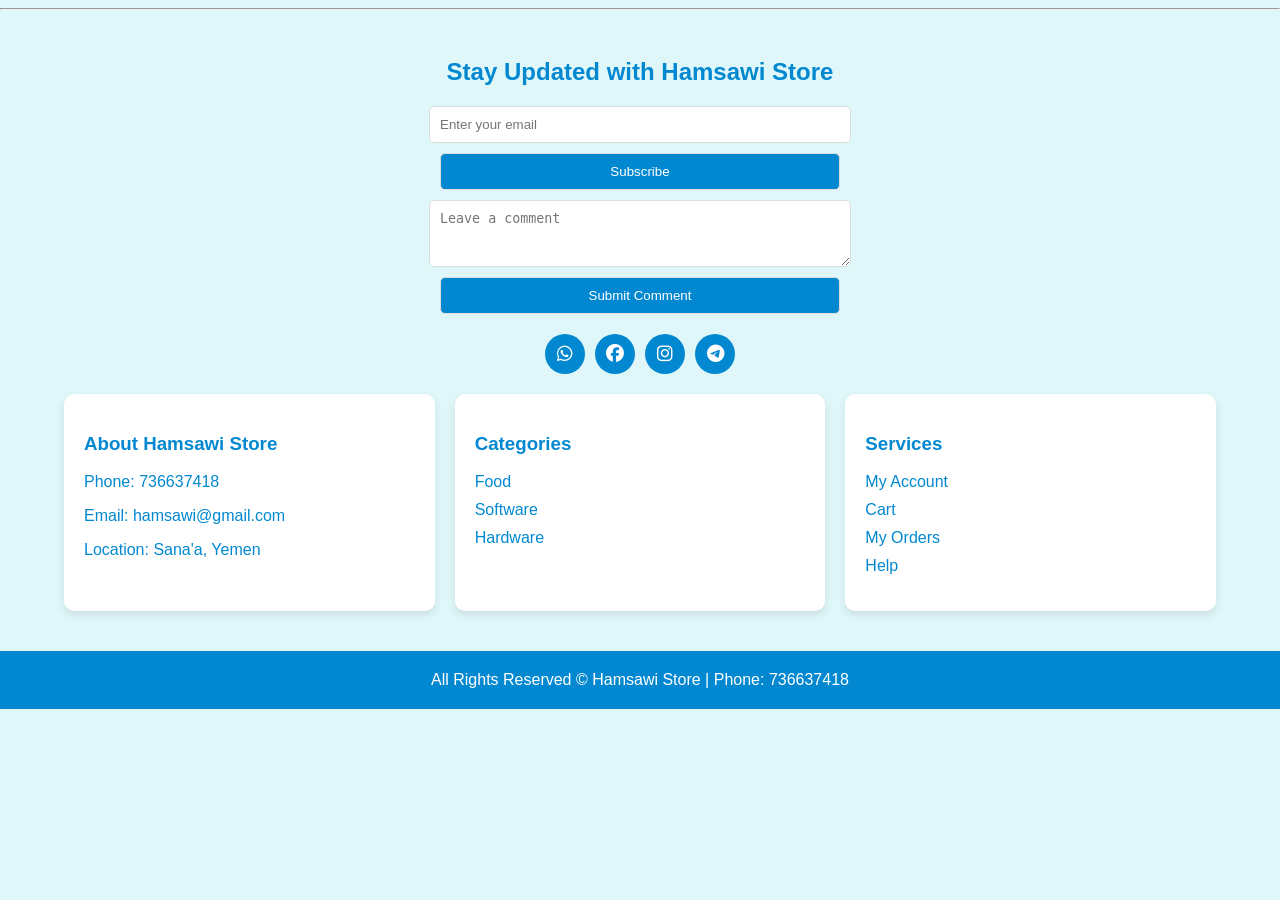
<file: about.html>
<!DOCTYPE html>
<html lang="en">
<head>
    <meta charset="UTF-8">
    <meta name="viewport" content="width=device-width, initial-scale=1.0">
    <link rel="stylesheet" href="https://cdnjs.cloudflare.com/ajax/libs/font-awesome/6.4.0/css/all.min.css">
    <title>About Hamsawi Store</title>
    <style>
        body {
            font-family: Arial, sans-serif;
            margin: 0;
            padding: 0;
            background-color: #e0f7fa;
           color:  #0288d1;
            /* color: #006064; */
        }
        .container {
            width: 90%;
            margin: 0 auto;
            padding: 20px;
        }
        header {
            text-align: center;
            margin-bottom: 20px;
        }
        header input, header button, header textarea {
            display: block;
            width: 100%;
            max-width: 400px;
            margin: 10px auto;
            padding: 10px;
            border: 1px solid #ddd;
            border-radius: 5px;
        }
        header button {
            background-color:  #0288d1;
            /* background-color: #00796b; */
            color: #fff;
            cursor: pointer;
        }
        header button:hover {
            background-color:  #2599d8;
            /* background-color: #004d40; */
        }
        .social-icons {
            display: flex;
            justify-content: center;
            gap: 10px;
            margin-top: 20px;
        }
        .social-icons a {
            width: 40px;
            height: 40px;
            display: flex;
            justify-content: center;
            align-items: center;
            background-color:  #0288d1;
            /* background-color: #00796b; */
            color: white;
            border-radius: 50%;
            text-decoration: none;
            font-size: 18px;
        }
        .social-icons a:hover {
            background-color:  #159be4;
            /* background-color: #004d40; */
        }
        .columns {
            display: flex;
            flex-wrap: wrap;
            gap: 20px;
            margin: 20px 0;
        }
        .column {
            flex: 1;
            min-width: 200px;
            background-color: #fff;
            padding: 20px;
            border-radius: 10px;
            box-shadow: 0 4px 8px rgba(0, 0, 0, 0.1);
        }
        .column ul {
            list-style: none;
            padding: 0;
        }
        .column ul li {
            margin: 10px 0;
        }
        .column ul li a {
            text-decoration: none;
            /* color: #006064; */
            color:  #0288d1;
        }
        .column ul li a:hover {
            color:  #1e9ce0;
            /* color: #004d40; */
        }
        footer {
            text-align: center;
            padding: 20px;
            background-color:  #0288d1;
            /* background-color: #004d40; */
            color: white;
        }
        /* Responsive Design */
        @media (max-width: 768px) {
            .columns {
                flex-direction: column;
                align-items: center;
            }
        }
    </style>
</head>
<body>
    <hr style="background-color:  #0288d1;">
    <div class="container">
        <!-- Header Section -->
        <header>
            
            <h2>Stay Updated with Hamsawi Store</h2>
            <input type="email" id="newsletterEmail" placeholder="Enter your email">
            <button onclick="subscribeNewsletter()">Subscribe</button>
            <textarea id="userComment" rows="3" placeholder="Leave a comment"></textarea>
            <button onclick="submitComment()">Submit Comment</button>
            <div class="social-icons">
                <a href="https://wa.me/736637418" target="_blank"><i class="fa-brands fa-whatsapp"></i></a>
                <a href="https://facebook.com" target="_blank"><i class="fa-brands fa-facebook"></i></a>
                <a href="https://instagram.com" target="_blank"><i class="fa-brands fa-instagram"></i></a>
                <a href="https://telegram.org" target="_blank"><i class="fa-brands fa-telegram"></i></a>
            </div>
        </header>

        <!-- Main Columns Section -->
        <div class="columns">
            <!-- Column 1 -->
            <div class="column">
                <h3>About Hamsawi Store</h3>
                <p>Phone: 736637418</p>
                <p>Email: hamsawi@gmail.com</p>
                <p>Location: Sana'a, Yemen</p>
            </div>
            <!-- Column 2 -->
            <div class="column">
                <h3>Categories</h3>
                <ul>
                    <li><a href="category-food.html">Food</a></li>
                    <li><a href="category-software.html">Software</a></li>
                    <li><a href="category-hardware.html">Hardware</a></li>
                </ul>
            </div>
            <!-- Column 3 -->
            <div class="column">
                <h3>Services</h3>
                <ul>
                    <li><a href="my-account.html">My Account</a></li>
                    <li><a href="cart.html">Cart</a></li>
                    <li><a href="orders.html">My Orders</a></li>
                    <li><a href="help.html">Help</a></li>
                </ul>
            </div>
        </div>
    </div>

    <!-- Footer -->
    <footer>
        All Rights Reserved © Hamsawi Store | Phone: 736637418
    </footer>

    <script>
        function subscribeNewsletter() {
            const email = document.getElementById('newsletterEmail').value;
            if (email === "") {
                alert("Please enter your email.");
                return;
            }
            alert(`Subscribed with email: ${email}`);
        }

        function submitComment() {
            const comment = document.getElementById('userComment').value;
            if (comment === "") {
                alert("Please enter a comment.");
                return;
            }
            alert(`Comment submitted: ${comment}`);
        }
    </script>
</body>
</html>
</file>
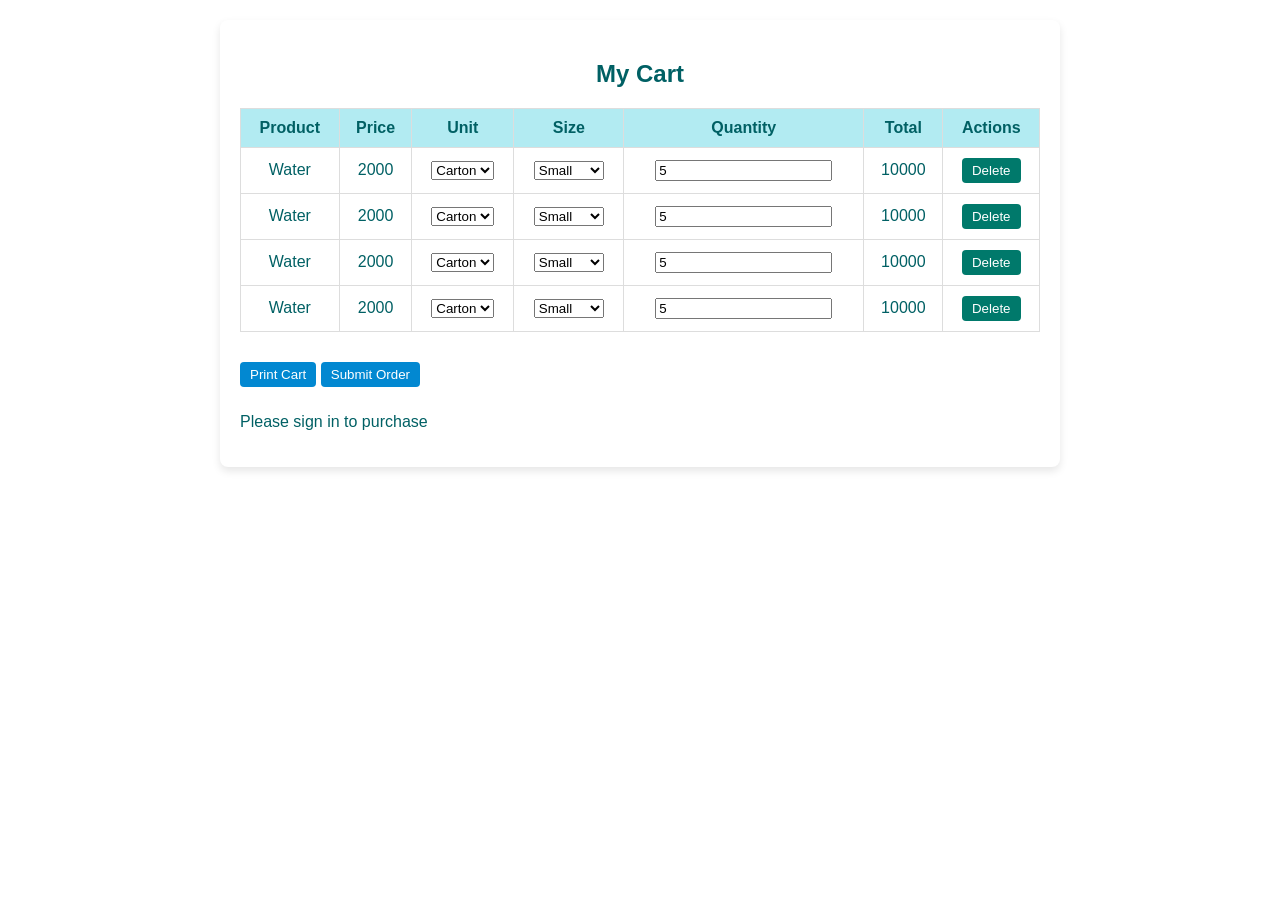
<file: cart.html>
<!DOCTYPE html>
<html lang="en">
<head>
    <meta charset="UTF-8">
    <meta name="viewport" content="width=device-width, initial-scale=1.0">
    <title>Shopping Cart</title>
    <style>
      .cart-section {
            font-family: Arial, sans-serif;
            background-color: #e0f7fa;
            color: #006064;
            margin: 0;
            padding: 0;
        }
        .cart-section {
            max-width: 800px;
            margin: 20px auto;
            padding: 20px;
            background-color: #ffffff;
            border-radius: 8px;
            box-shadow: 0 4px 8px rgba(0, 0, 0, 0.1);
        }
        h2 {
            text-align: center;
        }
        table {
            width: 100%;
            border-collapse: collapse;
            margin: 20px 0;
        }
        th, td {
            padding: 10px;
            text-align: center;
            border: 1px solid #ddd;
        }
        th {
            background-color: #b2ebf2;
        }
        button {
            padding: 5px 10px;
            background-color: #00796b;
            color: white;
            border: none;
            border-radius: 4px;
            cursor: pointer;
        }
        button:hover {
            background-color: #004d40;
        }
        .print-button, .submit-button {
            margin: 10px 0;
            display: inline-block;
            background-color: #0288d1;
        }
    </style>
</head>
<body>
    <section class="cart-section">
        <h2>My Cart</h2>
        <table id="cartTable">
            <thead>
                <tr>
                    <th>Product</th>
                    <th>Price</th>
                    <th>Unit</th>
                    <th>Size</th>
                    <th>Quantity</th>
                    <th>Total</th>
                    <th>Actions</th>
                </tr>
            </thead>
            <tbody>
                <tr>
                    <td contenteditable="true">Water</td>
                    <td class="price" data-unit="carton" data-size="small">2000</td>
                    <td>
                        <select class="unit-select">
                            <option value="carton">Carton</option>
                            <option value="bottle">Bottle</option>
                        </select>
                    </td>
                    <td>
                        <select class="size-select">
                            <option value="small">Small</option>
                            <option value="medium">Medium</option>
                            <option value="large">Large</option>
                        </select>
                    </td>
                    <td><input type="number" class="quantity" value="5" min="1"></td>
                    <td class="total">10000</td>
                    <td>
                        <button class="delete-button">Delete</button>
                    </td>
                </tr>
                <tr>
                    <td contenteditable="true">Water</td>
                    <td class="price" data-unit="carton" data-size="small">2000</td>
                    <td>
                        <select class="unit-select">
                            <option value="carton">Carton</option>
                            <option value="bottle">Bottle</option>
                        </select>
                    </td>
                    <td>
                        <select class="size-select">
                            <option value="small">Small</option>
                            <option value="medium">Medium</option>
                            <option value="large">Large</option>
                        </select>
                    </td>
                    <td><input type="number" class="quantity" value="5" min="1"></td>
                    <td class="total">10000</td>
                    <td>
                        <button class="delete-button">Delete</button>
                    </td>
                </tr>
                <tr>
                    <td contenteditable="true">Water</td>
                    <td class="price" data-unit="carton" data-size="small">2000</td>
                    <td>
                        <select class="unit-select">
                            <option value="carton">Carton</option>
                            <option value="bottle">Bottle</option>
                        </select>
                    </td>
                    <td>
                        <select class="size-select">
                            <option value="small">Small</option>
                            <option value="medium">Medium</option>
                            <option value="large">Large</option>
                        </select>
                    </td>
                    <td><input type="number" class="quantity" value="5" min="1"></td>
                    <td class="total">10000</td>
                    <td>
                        <button class="delete-button">Delete</button>
                    </td>
                </tr>
                <tr>
                    <td contenteditable="true">Water</td>
                    <td class="price" data-unit="carton" data-size="small">2000</td>
                    <td>
                        <select class="unit-select">
                            <option value="carton">Carton</option>
                            <option value="bottle">Bottle</option>
                        </select>
                    </td>
                    <td>
                        <select class="size-select">
                            <option value="small">Small</option>
                            <option value="medium">Medium</option>
                            <option value="large">Large</option>
                        </select>
                    </td>
                    <td><input type="number" class="quantity" value="5" min="1"></td>
                    <td class="total">10000</td>
                    <td>
                        <button class="delete-button">Delete</button>
                    </td>
                </tr>
            </tbody>
        </table>
        <button class="print-button" onclick="printCart()">Print Cart</button>
        <button class="submit-button" onclick="submitOrder()">Submit Order</button>
        <p>Please sign in to purchase</p>
    </section>

    <script>
        document.querySelectorAll('.quantity').forEach(input => {
            input.addEventListener('input', updateCart);
        });

        document.querySelectorAll('.unit-select').forEach(select => {
            select.addEventListener('change', updateUnit);
        });

        document.querySelectorAll('.size-select').forEach(select => {
            select.addEventListener('change', updateSize);
        });

        document.querySelectorAll('.delete-button').forEach(button => {
            button.addEventListener('click', confirmDelete);
        });

        function updateCart() {
            const row = this.closest('tr');
            const price = parseFloat(row.querySelector('.price').textContent);
            const quantity = parseInt(this.value);
            row.querySelector('.total').textContent = (price * quantity).toFixed(2);
        }

        function updateUnit() {
            const row = this.closest('tr');
            const priceCell = row.querySelector('.price');
            const unit = this.value;

            let newPrice = unit === 'carton' ? 2000 : 500;
            priceCell.textContent = newPrice;
            priceCell.setAttribute('data-unit', unit);

            const quantity = parseInt(row.querySelector('.quantity').value);
            row.querySelector('.total').textContent = (newPrice * quantity).toFixed(2);
        }

        function updateSize() {
            const row = this.closest('tr');
            const priceCell = row.querySelector('.price');
            const size = this.value;

            let sizeMultiplier = size === 'small' ? 1 : size === 'medium' ? 1.5 : 2;
            let basePrice = parseFloat(priceCell.getAttribute('data-unit') === 'carton' ? 2000 : 500);

            const newPrice = basePrice * sizeMultiplier;
            priceCell.textContent = newPrice;
            priceCell.setAttribute('data-size', size);

            const quantity = parseInt(row.querySelector('.quantity').value);
            row.querySelector('.total').textContent = (newPrice * quantity).toFixed(2);
        }

        function confirmDelete() {
            if (confirm('Are you sure you want to delete this item?')) {
                this.closest('tr').remove();
            }
        }

        function printCart() {
            const cartTable = document.getElementById('cartTable');
            const newWindow = window.open('', '_blank');
            newWindow.document.write('<html><head><title>Cart</title></head><body>');
            newWindow.document.write(cartTable.outerHTML);
            newWindow.document.write('</body></html>');
            newWindow.document.close();
            newWindow.print();
        }

        function submitOrder() {
            const rows = document.querySelectorAll('#cartTable tbody tr');
            const order = [];

            rows.forEach(row => {
                const product = row.querySelector('td[contenteditable="true"]').textContent;
                const price = row.querySelector('.price').textContent;
                const unit = row.querySelector('.unit-select').value;
                const size = row.querySelector('.size-select').value;
                const quantity = row.querySelector('.quantity').value;
                const total = row.querySelector('.total').textContent;

                order.push({ product, price, unit, size, quantity, total });
            });

            console.log('Order submitted:', order);
            alert('Your order has been submitted successfully!');
        }
    </script>
</body>
</html>
</file>
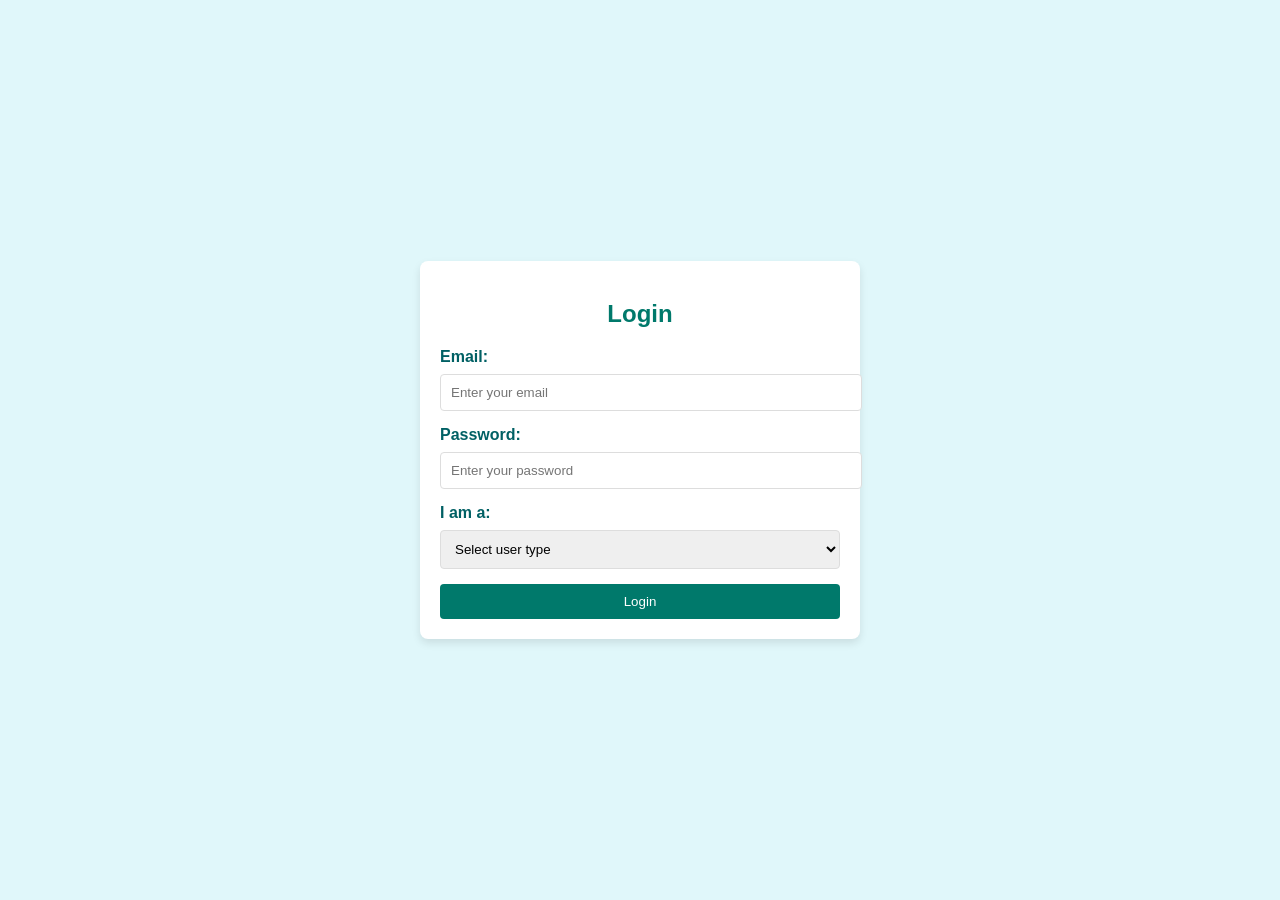
<file: login.html>
<!DOCTYPE html>
<html lang="en">
<head>
    <meta charset="UTF-8">
    <meta name="viewport" content="width=device-width, initial-scale=1.0">
    <title>Login Page</title>
    <style>
        body {
            font-family: Arial, sans-serif;
            background-color: #e0f7fa;
            color: #006064;
            margin: 0;
            padding: 0;
            display: flex;
            justify-content: center;
            align-items: center;
            height: 100vh;
        }

        .login-container {
            background-color: #fff;
            padding: 20px;
            border-radius: 8px;
            box-shadow: 0 4px 8px rgba(0, 0, 0, 0.1);
            width: 400px;
        }

        .login-container h2 {
            text-align: center;
            margin-bottom: 20px;
            color: #00796b;
        }

        .login-container label {
            display: block;
            margin-bottom: 8px;
            font-weight: bold;
        }

        .login-container input, .login-container select {
            width: 100%;
            padding: 10px;
            margin-bottom: 15px;
            border: 1px solid #ddd;
            border-radius: 4px;
        }

        .login-container button {
            width: 100%;
            padding: 10px;
            background-color: #00796b;
            color: white;
            border: none;
            border-radius: 4px;
            cursor: pointer;
        }

        .login-container button:hover {
            background-color: #004d40;
        }

        .error {
            color: red;
            font-size: 0.9em;
            margin-bottom: 10px;
            display: none;
        }

        .lockout {
            color: red;
            text-align: center;
        }
    </style>
</head>
<body>
    <div class="login-container">
        <h2>Login</h2>
        <form id="loginForm">
            <label for="email">Email:</label>
            <input type="email" id="email" placeholder="Enter your email" required>

            <label for="password">Password:</label>
            <input type="password" id="password" placeholder="Enter your password" required>

            <label for="userType">I am a:</label>
            <select id="userType" required>
                <option value="">Select user type</option>
                <option value="consumer">Consumer</option>
                <option value="seller">Seller</option>
                <option value="admin">Admin</option>
            </select>

            <p class="error" id="errorMessage">Invalid login. Please try again.</p>
            <p class="lockout" id="lockoutMessage" style="display: none;">Too many attempts. Please try again in 10 minutes.</p>

            <button type="submit">Login</button>
        </form>
    </div>

    <script>
        const form = document.getElementById('loginForm');
        const errorMessage = document.getElementById('errorMessage');
        const lockoutMessage = document.getElementById('lockoutMessage');

        let loginAttempts = 0;
        const maxAttempts = 3;
        let lockoutTimer;

        form.addEventListener('submit', function(event) {
            event.preventDefault();

            const email = document.getElementById('email').value.trim();
            const password = document.getElementById('password').value.trim();
            const userType = document.getElementById('userType').value;

            if (loginAttempts >= maxAttempts) {
                lockoutMessage.style.display = 'block';
                return;
            }

            if (validateInputs(email, password, userType)) {
                // Simulate successful login
                alert('Login successful!');
                loginAttempts = 0; // Reset attempts on success
            } else {
                loginAttempts++;
                errorMessage.style.display = 'block';
                if (loginAttempts >= maxAttempts) {
                    startLockout();
                }
            }
        });

        function validateInputs(email, password, userType) {
            const emailRegex = /^[^\s@]+@[^\s@]+\.[^\s@]+$/;
            const isEmailValid = emailRegex.test(email);
            const isPasswordValid = password.length >= 6; // Example condition
            const isUserTypeSelected = userType !== '';

            return isEmailValid && isPasswordValid && isUserTypeSelected;
        }

        function startLockout() {
            lockoutMessage.style.display = 'block';
            form.querySelector('button').disabled = true;

            lockoutTimer = setTimeout(() => {
                loginAttempts = 0;
                lockoutMessage.style.display = 'none';
                form.querySelector('button').disabled = false;
            }, 600000); // 10 minutes
        }
    </script>
</body>
</html>
</file>
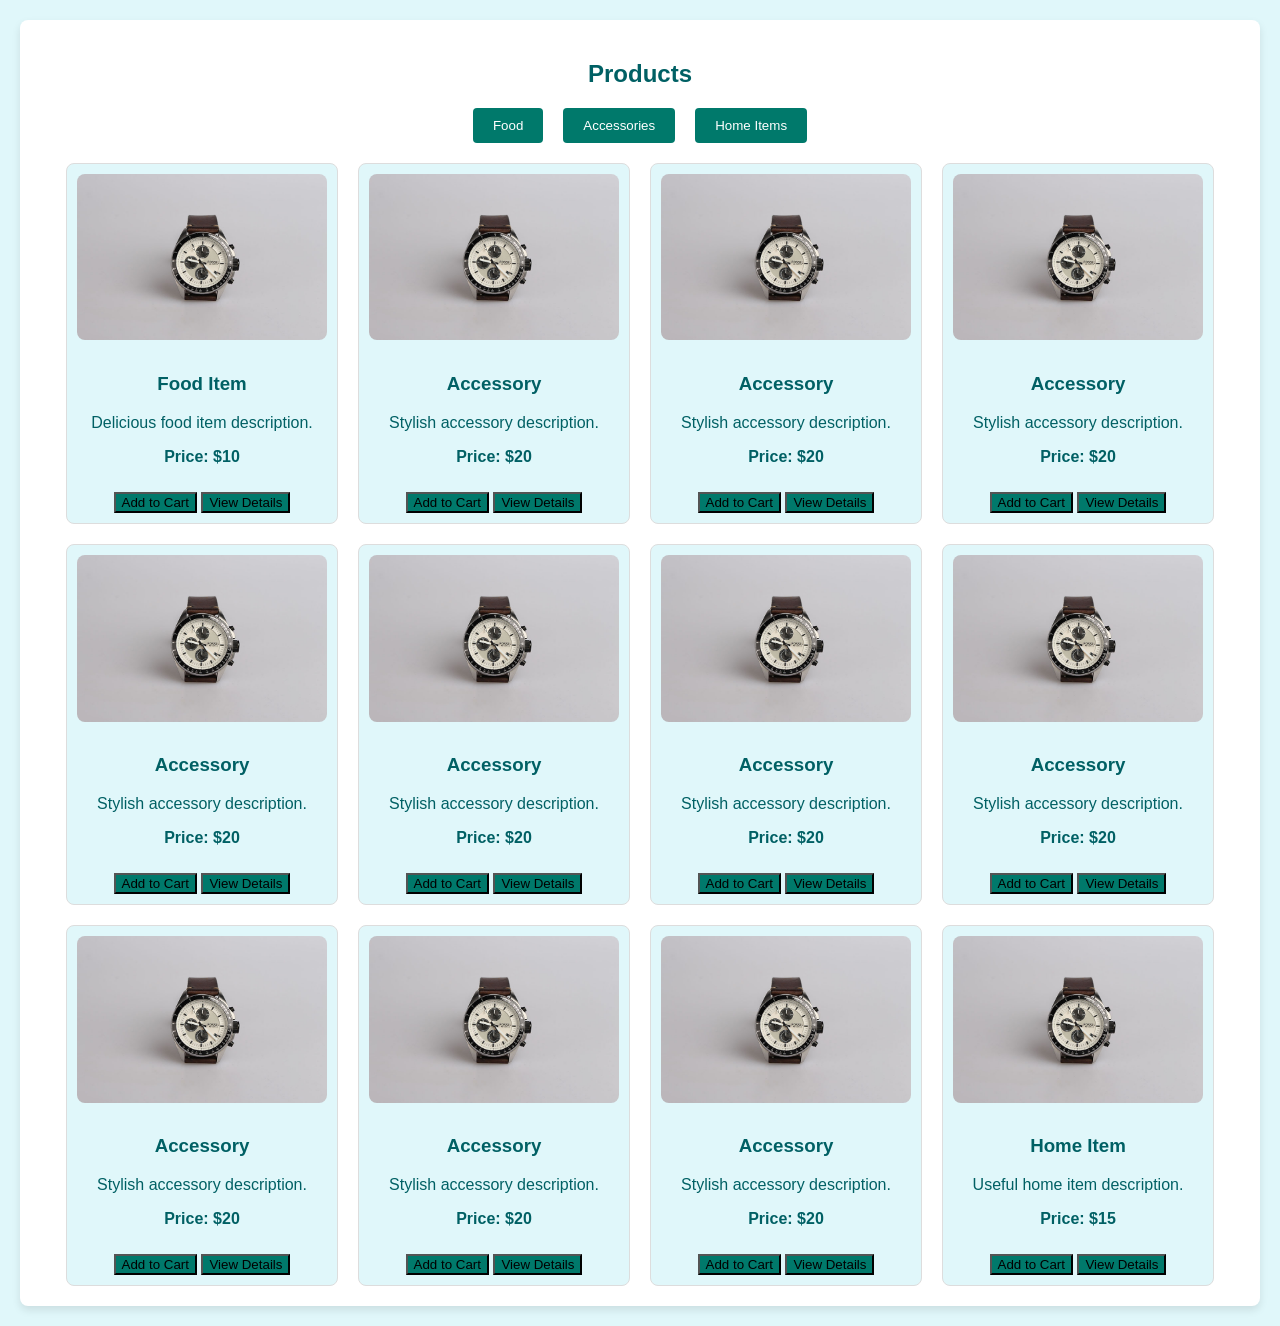
<file: product.html>
<!DOCTYPE html>
<html lang="en">
<head>
    <meta charset="UTF-8">
    <meta name="viewport" content="width=device-width, initial-scale=1.0">
    <title>Product Page</title>
    <style>
        body {
            font-family: Arial, sans-serif;
            background-color: #e0f7fa;
            color: #006064;
            margin: 0;
            padding: 0;
        }
        .product-section {
            max-width: 1200px;
            margin: 20px auto;
            padding: 20px;
            background-color: #ffffff;
            border-radius: 8px;
            box-shadow: 0 4px 8px rgba(0, 0, 0, 0.1);
        }
        h2 {
            text-align: center;
        }
        .categories {
            display: flex;
            justify-content: center;
            margin-bottom: 20px;
        }
        .categories button {
            margin: 0 10px;
            padding: 10px 20px;
            background-color: #00796b;
            color: white;
            border: none;
            border-radius: 4px;
            cursor: pointer;
        }
        .categories button:hover {
            background-color: #004d40;
        }
        .product-list {
            display: flex;
            flex-wrap: wrap;
            gap: 20px;
            justify-content: center;
        }
        .product {
            background-color: #e0f7fa;
            border: 1px solid #ddd;
            border-radius: 8px;
            padding: 10px;
            width: 250px;
            text-align: center;
        }
        .product img {
            width: 100%;
            border-radius: 8px;
            margin-bottom: 10px;
        }
        .product button {
            margin-top: 10px;
            background-color: #00796b;
        }
        .product-details {
            display: none;
            padding: 20px;
            background-color: #ffffff;
            border-radius: 8px;
            box-shadow: 0 4px 8px rgba(0, 0, 0, 0.1);
        }
        .product-details img {
            max-width: 100%;
        }
        .simple-list {
            margin: 20px 0;
        }
        .simple-list ul {
            list-style-type: none;
            padding: 0;
        }
        .simple-list li {
            padding: 10px;
            border: 1px solid #ddd;
            margin-bottom: 5px;
            background-color: #e0f7fa;
        }
    </style>
</head>
<body>
    <section class="product-section">
        <h2>Products</h2>
        <div class="categories">
            <button onclick="filterProducts('food')">Food</button>
            <button onclick="filterProducts('accessories')">Accessories</button>
            <button onclick="filterProducts('home')">Home Items</button>
        </div>
        <div class="product-list" id="productList">
            <div class="product" data-category="food">
                <img src="./new-product-3.jpg" alt="Food">
                <h3>Food Item</h3>
                <p>Delicious food item description.</p>
                <p><strong>Price: $10</strong></p>
                <button onclick="addToCart(this)">Add to Cart</button>
                <button onclick="viewDetails(this)">View Details</button>
            </div>
            <div class="product" data-category="accessories">
                <img src="./new-product-3.jpg" alt="Accessory">
                <h3>Accessory</h3>
                <p>Stylish accessory description.</p>
                <p><strong>Price: $20</strong></p>
                <button onclick="addToCart(this)">Add to Cart</button>
                <button onclick="viewDetails(this)">View Details</button>
            </div>
            <div class="product" data-category="accessories">
                <img src="./new-product-3.jpg" alt="Accessory">
                <h3>Accessory</h3>
                <p>Stylish accessory description.</p>
                <p><strong>Price: $20</strong></p>
                <button onclick="addToCart(this)">Add to Cart</button>
                <button onclick="viewDetails(this)">View Details</button>
            </div>
            <div class="product" data-category="accessories">
                <img src="./new-product-3.jpg" alt="Accessory">
                <h3>Accessory</h3>
                <p>Stylish accessory description.</p>
                <p><strong>Price: $20</strong></p>
                <button onclick="addToCart(this)">Add to Cart</button>
                <button onclick="viewDetails(this)">View Details</button>
            </div>
            <div class="product" data-category="accessories">
                <img src="./new-product-3.jpg" alt="Accessory">
                <h3>Accessory</h3>
                <p>Stylish accessory description.</p>
                <p><strong>Price: $20</strong></p>
                <button onclick="addToCart(this)">Add to Cart</button>
                <button onclick="viewDetails(this)">View Details</button>
            </div>
            <div class="product" data-category="accessories">
                <img src="./new-product-3.jpg" alt="Accessory">
                <h3>Accessory</h3>
                <p>Stylish accessory description.</p>
                <p><strong>Price: $20</strong></p>
                <button onclick="addToCart(this)">Add to Cart</button>
                <button onclick="viewDetails(this)">View Details</button>
            </div>
            <div class="product" data-category="accessories">
                <img src="./new-product-3.jpg" alt="Accessory">
                <h3>Accessory</h3>
                <p>Stylish accessory description.</p>
                <p><strong>Price: $20</strong></p>
                <button onclick="addToCart(this)">Add to Cart</button>
                <button onclick="viewDetails(this)">View Details</button>
            </div>
            <div class="product" data-category="accessories">
                <img src="./new-product-3.jpg" alt="Accessory">
                <h3>Accessory</h3>
                <p>Stylish accessory description.</p>
                <p><strong>Price: $20</strong></p>
                <button onclick="addToCart(this)">Add to Cart</button>
                <button onclick="viewDetails(this)">View Details</button>
            </div>
            <div class="product" data-category="accessories">
                <img src="./new-product-3.jpg" alt="Accessory">
                <h3>Accessory</h3>
                <p>Stylish accessory description.</p>
                <p><strong>Price: $20</strong></p>
                <button onclick="addToCart(this)">Add to Cart</button>
                <button onclick="viewDetails(this)">View Details</button>
            </div>
            <div class="product" data-category="accessories">
                <img src="./new-product-3.jpg" alt="Accessory">
                <h3>Accessory</h3>
                <p>Stylish accessory description.</p>
                <p><strong>Price: $20</strong></p>
                <button onclick="addToCart(this)">Add to Cart</button>
                <button onclick="viewDetails(this)">View Details</button>
            </div>
            <div class="product" data-category="accessories">
                <img src="./new-product-3.jpg" alt="Accessory">
                <h3>Accessory</h3>
                <p>Stylish accessory description.</p>
                <p><strong>Price: $20</strong></p>
                <button onclick="addToCart(this)">Add to Cart</button>
                <button onclick="viewDetails(this)">View Details</button>
            </div>
            <div class="product" data-category="home">
                <img src="./new-product-3.jpg" alt="Home Item">
                <h3>Home Item</h3>
                <p>Useful home item description.</p>
                <p><strong>Price: $15</strong></p>
                <button onclick="addToCart(this)">Add to Cart</button>
                <button onclick="viewDetails(this)">View Details</button>
            </div>
        </div>
        <div class="product-details" id="productDetails"></div>
        <div class="simple-list" id="simpleList" style="display:none;">
            <ul>
                <li>Product Name: Food Item, Price: $10</li>
                <li>Product Name: Accessory, Price: $20</li>
                <li>Product Name: Home Item, Price: $15</li>
            </ul>
        </div>
    </section>

    <script>
        function filterProducts(category) {
            const products = document.querySelectorAll('.product');
            products.forEach(product => {
                if (product.dataset.category === category || category === 'all') {
                    product.style.display = 'block';
                } else {
                    product.style.display = 'none';
                }
            });
        }

        function addToCart(button) {
            alert('Product added to cart!');
            // Here, code to update the cart dynamically would be added.
        }

        function viewDetails(button) {
            const product = button.closest('.product');
            const details = document.getElementById('productDetails');
            details.style.display = 'block';
            details.innerHTML = `
                <h2>${product.querySelector('h3').textContent}</h2>
                <img src="${product.querySelector('img').src}" alt="${product.querySelector('h3').textContent}">
                <p>${product.querySelector('p').textContent}</p>
                <button onclick="hideDetails()">Close</button>
            `;
        }

        function hideDetails() {
            const details = document.getElementById('productDetails');
            details.style.display = 'none';
        }
    </script>
</body>
</html>
</file>
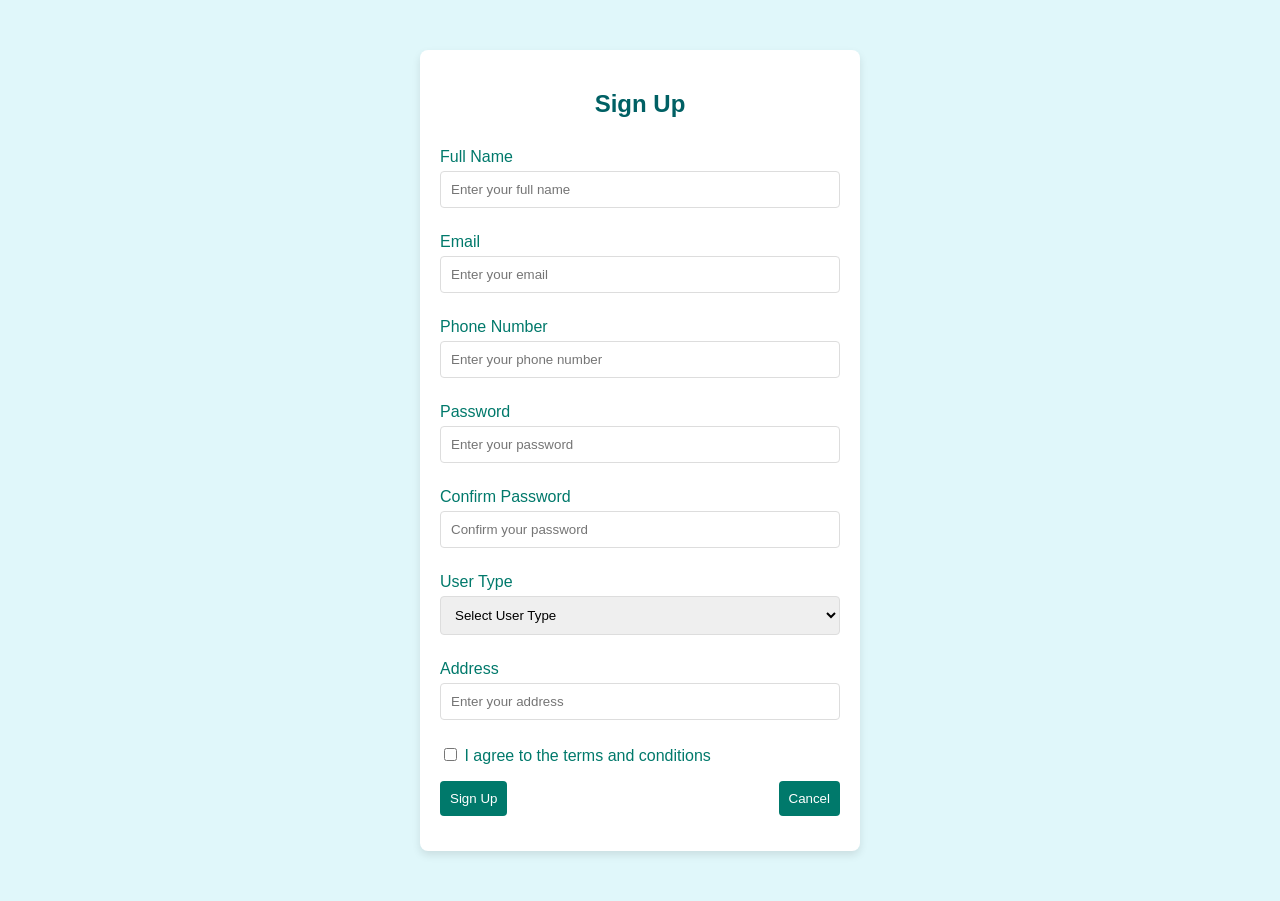
<file: sign_up.html>
<!DOCTYPE html>
<html lang="en">
<head>
    <meta charset="UTF-8">
    <meta name="viewport" content="width=device-width, initial-scale=1.0">
    <title>Sign Up and Login</title>
    <style>
        body {
            font-family: Arial, sans-serif;
            background-color: #e0f7fa;
            margin: 0;
            padding: 0;
        }
        .container {
            max-width: 400px;
            margin: 50px auto;
            padding: 20px;
            background-color: #fff;
            border-radius: 8px;
            box-shadow: 0 4px 8px rgba(0, 0, 0, 0.1);
        }
        h2 {
            text-align: center;
            color: #006064;
        }
        form {
            display: flex;
            flex-direction: column;
        }
        label {
            margin: 10px 0 5px;
            color: #00796b;
        }
        input, select, button {
            padding: 10px;
            margin-bottom: 15px;
            border: 1px solid #ddd;
            border-radius: 4px;
        }
        button {
            background-color: #00796b;
            color: white;
            border: none;
            cursor: pointer;
        }
        button:hover {
            background-color: #004d40;
        }
        .error {
            color: red;
            font-size: 0.9em;
        }
        .actions {
            display: flex;
            justify-content: space-between;
        }
    </style>
</head>
<body>
    <!-- Sign Up Page -->
    <div class="container" id="signUpPage">
        <h2>Sign Up</h2>
        <form id="signUpForm">
            <label for="fullName">Full Name</label>
            <input type="text" id="fullName" placeholder="Enter your full name">
            <span id="nameError" class="error"></span>

            <label for="email">Email</label>
            <input type="email" id="email" placeholder="Enter your email">

            <label for="phone">Phone Number</label>
            <input type="text" id="phone" placeholder="Enter your phone number">
            <span id="phoneError" class="error"></span>

            <label for="password">Password</label>
            <input type="password" id="password" placeholder="Enter your password">

            <label for="confirmPassword">Confirm Password</label>
            <input type="password" id="confirmPassword" placeholder="Confirm your password">
            <span id="passwordError" class="error"></span>

            <label for="userType">User Type</label>
            <select id="userType">
                <option value="">Select User Type</option>
                <option value="consumer">Consumer</option>
                <option value="seller">Seller</option>
                <option value="admin">Admin</option>
            </select>

            <label for="address">Address</label>
            <input type="text" id="address" placeholder="Enter your address">

            <label>
                <input type="checkbox" id="terms"> I agree to the terms and conditions
            </label>
            <span id="termsError" class="error"></span>

            <div class="actions">
                <button type="button" onclick="submitSignUp()">Sign Up</button>
                <button type="reset">Cancel</button>
            </div>
        </form>
    </div>

    <!-- Login Page -->
    <div class="container" id="loginPage" style="display:none;">
        <h2>Login</h2>
        <form id="loginForm">
            <label for="loginEmail">Email</label>
            <input type="email" id="loginEmail" placeholder="Enter your email">

            <label for="loginPassword">Password</label>
            <input type="password" id="loginPassword" placeholder="Enter your password">
            <span id="loginError" class="error"></span>

            <label for="loginUserType">User Type</label>
            <select id="loginUserType">
                <option value="">Select User Type</option>
                <option value="consumer">Consumer</option>
                <option value="seller">Seller</option>
                <option value="admin">Admin</option>
            </select>

            <button type="button" onclick="submitLogin()">Login</button>
        </form>
    </div>

    <script>
        let attempts = 0;
        let lockoutTime = null;

        function submitSignUp() {
            const name = document.getElementById('fullName').value;
            const phone = document.getElementById('phone').value;
            const password = document.getElementById('password').value;
            const confirmPassword = document.getElementById('confirmPassword').value;
            const terms = document.getElementById('terms').checked;

            let valid = true;

            // Validate name
            if (!/^[a-zA-Z\sء-ي]+$/.test(name) || name.split(' ').length < 2) {
                document.getElementById('nameError').innerText = 'Please enter a valid full name.';
                valid = false;
            } else {
                document.getElementById('nameError').innerText = '';
            }

            // Validate phone
            if (!/^\d{7,15}$/.test(phone)) {
                document.getElementById('phoneError').innerText = 'Please enter a valid phone number.';
                valid = false;
            } else {
                document.getElementById('phoneError').innerText = '';
            }

            // Validate password
            if (password !== confirmPassword) {
                document.getElementById('passwordError').innerText = 'Passwords do not match.';
                valid = false;
            } else {
                document.getElementById('passwordError').innerText = '';
            }

            // Validate terms
            if (!terms) {
                document.getElementById('termsError').innerText = 'You must agree to the terms.';
                valid = false;
            } else {
                document.getElementById('termsError').innerText = '';
            }

            if (valid) {
                alert('Account created successfully!');
                document.getElementById('signUpForm').reset();
            }
        }

        function submitLogin() {
            const email = document.getElementById('loginEmail').value;
            const password = document.getElementById('loginPassword').value;

            if (lockoutTime && new Date() < lockoutTime) {
                alert('Too many attempts. Try again later.');
                return;
            }

            if (email === 'user@example.com' && password === 'password123') {
                alert('Login successful!');
                attempts = 0;
            } else {
                attempts++;
                if (attempts >= 3) {
                    lockoutTime = new Date(new Date().getTime() + 10 * 60 * 1000);
                    alert('Too many attempts. You are locked out for 10 minutes.');
                } else {
                    alert('Invalid credentials. Please try again.');
                }
            }
        }
    </script>
</body>
</html>
</file>
